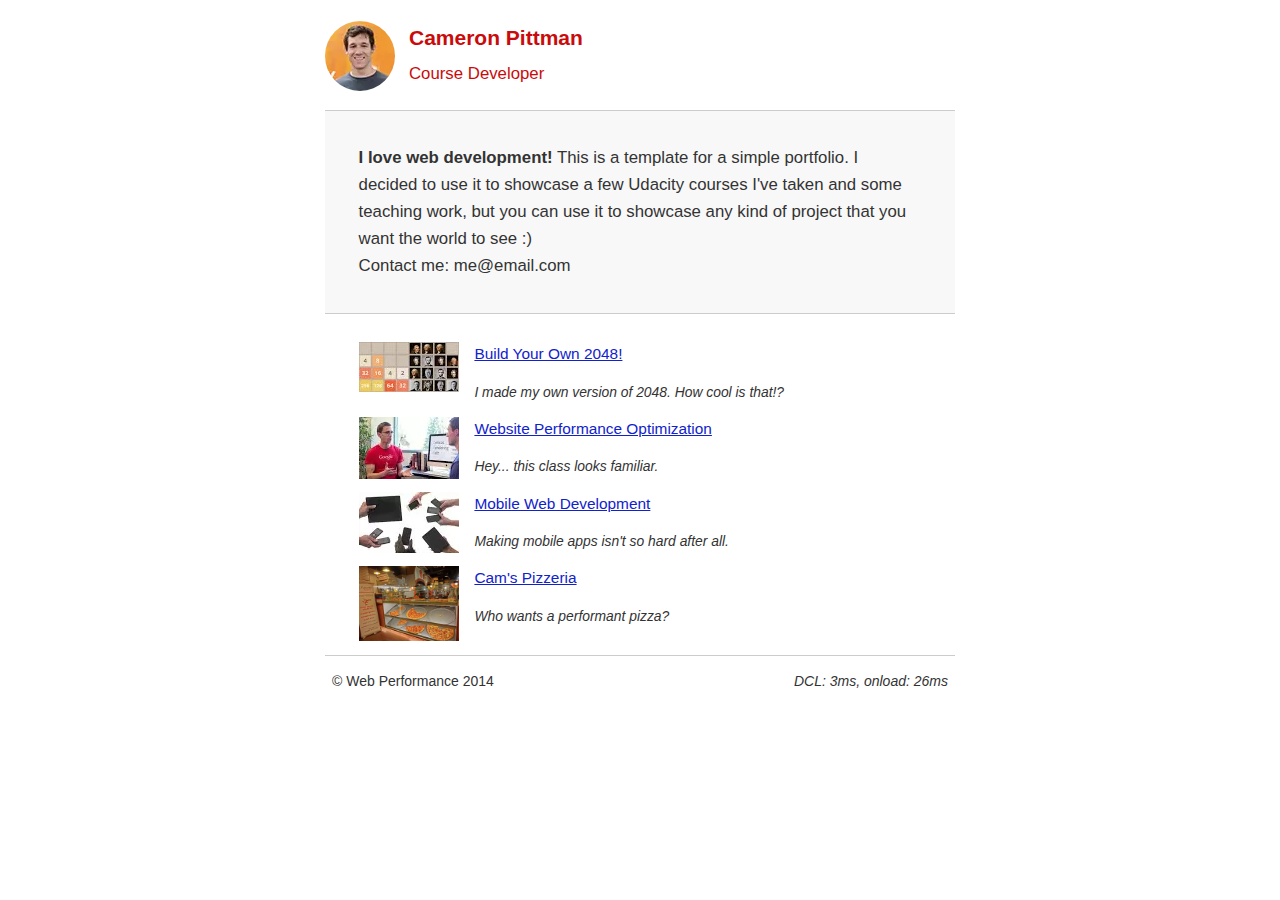
<file: index.html>
<!DOCTYPE html>
<html lang="en">

<head>
    <meta charset="utf-8">
    <meta name="viewport" content="width=device-width, initial-scale=1">
    <meta name="description" content=" FILL ME IN ">
    <meta name="author" content=" FILL ME IN ">
    <title>Cameron Pittman: Portfolio</title>
    <!-- Hmm, what is the impact of web fonts on speed? Measure it... -->
    <style>
     html{font-size: 100%;overflow-y: scroll;-webkit-tap-highlight-color: rgba(0,0,0,0);-ms-text-size-adjust: 100%;-webkit-text-size-adjust: none}body{margin: 0;font-size: 14px;line-height: 1.61;font-weight: 400}body, button, input, select, textarea{font-family: 'Open Sans', sans-serif;color: #333}a{color: #12C}a:visited{color: #61C}a:focus{outline: thin dotted}a:hover, a:active{color: #c00;outline: 0}b, strong{font-weight: bold}pre, code{font-family: monospace, monospace;font-size: 1em}ul, ol{margin: 1em 0;padding: 0 0 0 20px}img{border: 0;max-width: 100%}body{background: #fff}header, footer, .container{max-width: 45em;margin: 0 auto}header{padding: 0 0.5em;color: #C90B0B}header img{border-radius: 40px;float: left}header p{font-size:1.5em;font-weight: bold;padding-left: 4em}header p span{font-size: 0.8em;font-weight: normal}.hero{padding: 2em;background-color: #f8f8f8;font-size:1.2em;border-bottom: 1px solid #ccc;border-top: 1px solid #ccc}.content{padding: 1em 1em}.content li{list-style-type: none;font-size: 1.1em}li img{float:left;padding-right: 1em}li p{font-size: 0.9em;font-style: italic}footer{padding: 0 0.5em;border-top: 1px solid #ccc}footer span{float: right;font-style: italic}@media only screen and (max-width: 480px){body{font-size: 12px}header p{padding-left: 4.5em}}
    </style>
    <link href="css/print.css" rel="stylesheet" media="print">

    <body>
        <header>
            <a href="/"><img src="img/profilepic.webp"></a>
            <p>Cameron Pittman<br><span>Course Developer</span></p>
        </header>

        <div class="container">
            <div class="hero">
                <strong>I love web development!</strong> This is a template for a simple portfolio. I decided to use it to showcase a few Udacity courses I've taken and some teaching work, but you can use it to showcase any kind of project that you want the world to see :)
                <br> Contact me: me@email.com
            </div>

            <div class="content">
                <ul>
                    <li>
                      <img src="img/Build_Your_Own2048.webp">
                        <a href="project-2048.html">Build Your Own 2048!</a>
                        <p>I made my own version of 2048. How cool is that!?</p>
                    </li>

                    <li>
                      <img src="img/Website_Performance_Optimization.webp">
                        <a href="project-webperf.html">Website Performance Optimization</a>
                        <p>Hey... this class looks familiar.</p>
                    </li>

                    <li>
                      <img src="img/Mobile_Web_Development.webp">
                        <a href="project-mobile.html">Mobile Web Development</a>
                        <p>Making mobile apps isn't so hard after all.</p>
                    </li>

                    <li>
                        <img style="width: 100px;" src="views/images/pizzeria.webp">
                        <a href="views/pizza.html">Cam's Pizzeria</a>
                        <p>Who wants a performant pizza?</p>
                    </li>
                </ul>
            </div>
            <footer>
            <p>&copy; Web Performance 2014 <span id="crp-stats"></span></p>
            </footer>
        </div>
        <script async>
            (function(w, g) {
                w['GoogleAnalyticsObject'] = g;
                w[g] = w[g] || function() {
                    (w[g].q = w[g].q || []).push(arguments)
                };
                w[g].l = 1 * new Date();
            })(window, 'ga');
            // Optional TODO: replace with your Google Analytics profile ID.
            ga('create', 'UA-XXXX-Y');
            ga('send', 'pageview');
        </script>
        <script async src="https://www.google-analytics.com/analytics.js"></script>
        <script async src="js/perfmatters.js"></script>
   </head>
</body>
</html>
</file>
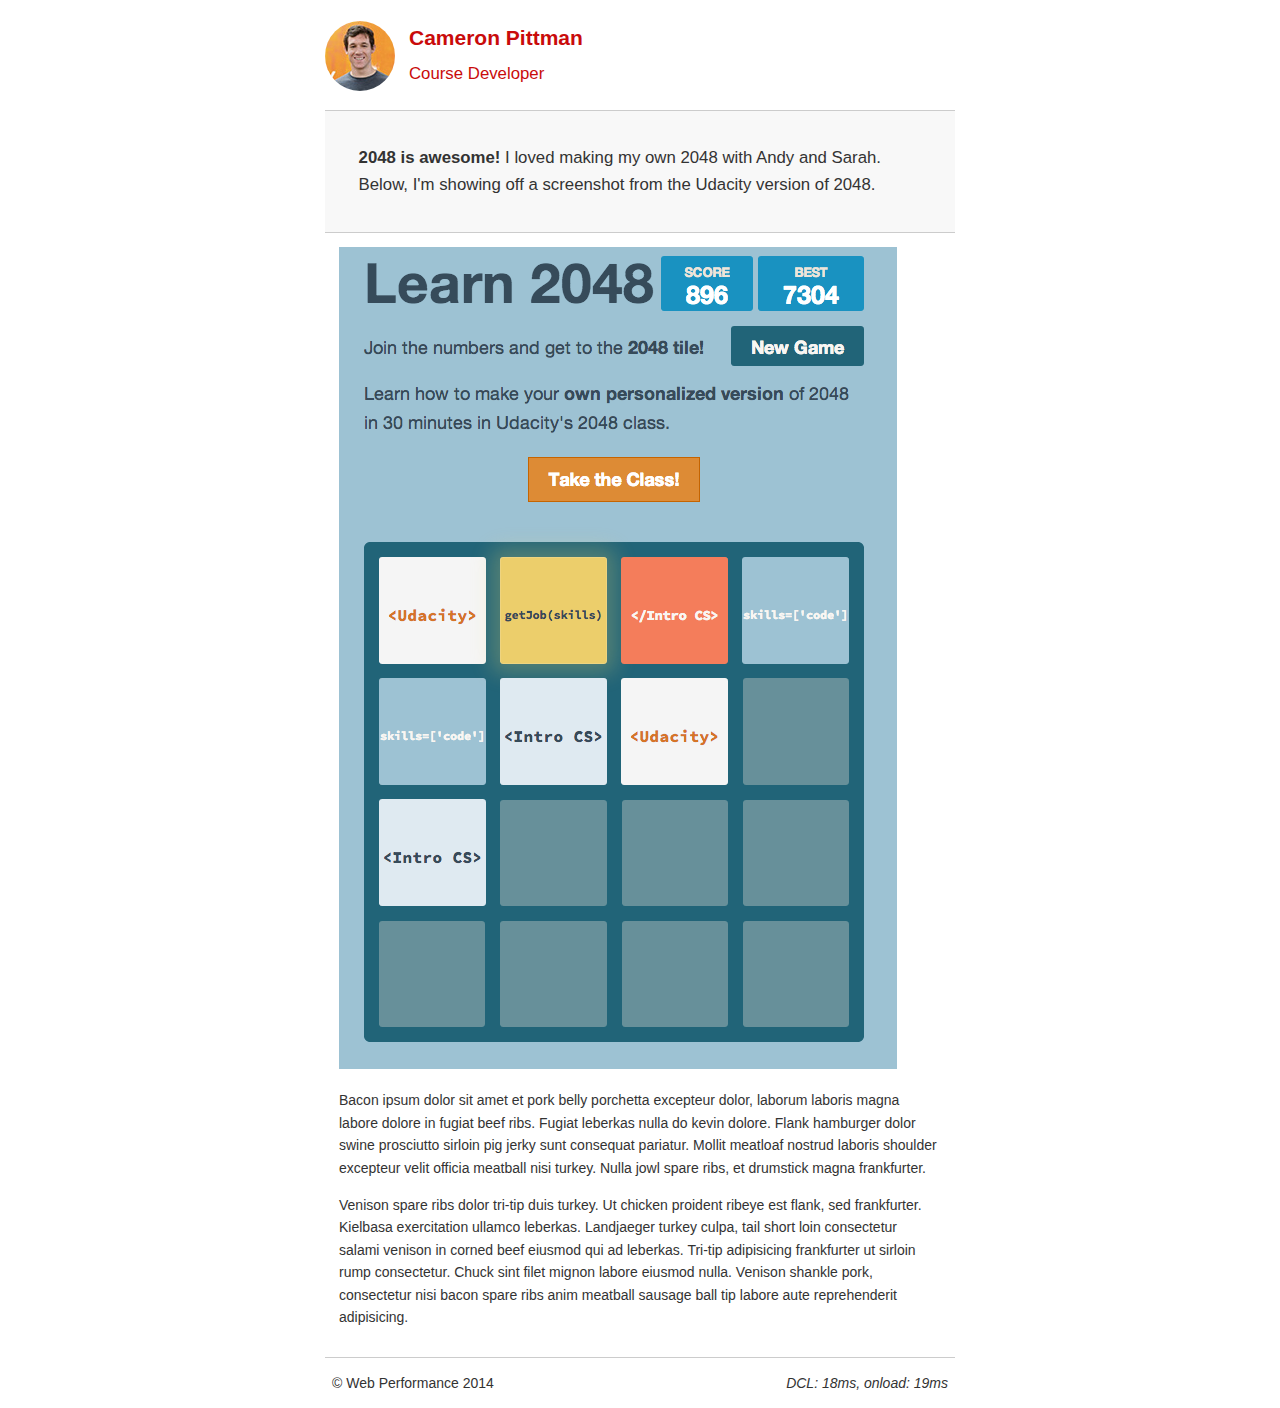
<file: project-2048.html>
<!DOCTYPE html>
<html lang="en">
  <head>
    <meta charset="utf-8">
    <meta name="viewport" content="width=device-width, initial-scale=1">
    <meta name="description" content=" FILL ME IN ">
    <meta name="author" content=" FILL ME IN ">
    <title>Cameron Pittman: Portfolio</title>

    <!-- Hmm, what is the impact of web fonts on speed? Measure it... -->
    <!-- <link href="//fonts.googleapis.com/css?family=Open+Sans:400,700" rel="stylesheet"> -->

    <link href="css/style.css" rel="stylesheet">
    <link href="css/print.css" rel="stylesheet">

    <script>
      (function(w,g){w['GoogleAnalyticsObject']=g;
      w[g]=w[g]||function(){(w[g].q=w[g].q||[]).push(arguments)};w[g].l=1*new Date();})(window,'ga');

      // Optional TODO: replace with your Google Analytics profile ID.
      ga('create', 'UA-XXXX-Y');
      ga('send', 'pageview');
    </script>
    <script src="//www.google-analytics.com/analytics.js"></script>
    <script src="js/perfmatters.js"></script>
  </head>

  <body>
    <header>
      <a href="/"><img src="img/profilepic.jpg"></a>
      <p>Cameron Pittman<br><span>Course Developer</span></p>
    </header>

    <div class="container">
      <div class="hero">
        <strong>2048 is awesome!</strong> I loved making my own 2048 with Andy and Sarah. Below, I'm showing off a screenshot from the Udacity version of 2048.
      </div>

      <div class="content">

        <img class="img-responsive" src="img/2048.png">

        <p>Bacon ipsum dolor sit amet et pork belly porchetta excepteur dolor, laborum laboris magna labore dolore in fugiat beef ribs. Fugiat leberkas nulla do kevin dolore. Flank hamburger dolor swine prosciutto sirloin pig jerky sunt consequat pariatur. Mollit meatloaf nostrud laboris shoulder excepteur velit officia meatball nisi turkey. Nulla jowl spare ribs, et drumstick magna frankfurter.</p>

        <p>Venison spare ribs dolor tri-tip duis turkey. Ut chicken proident ribeye est flank, sed frankfurter. Kielbasa exercitation ullamco leberkas. Landjaeger turkey culpa, tail short loin consectetur salami venison in corned beef eiusmod qui ad leberkas. Tri-tip adipisicing frankfurter ut sirloin rump consectetur. Chuck sint filet mignon labore eiusmod nulla. Venison shankle pork, consectetur nisi bacon spare ribs anim meatball sausage ball tip labore aute reprehenderit adipisicing.</p>

    </div>

    <footer>
      <p>&copy; Web Performance 2014 <span id="crp-stats"></span></p>
    </footer>
  </body>
</html>
</file>
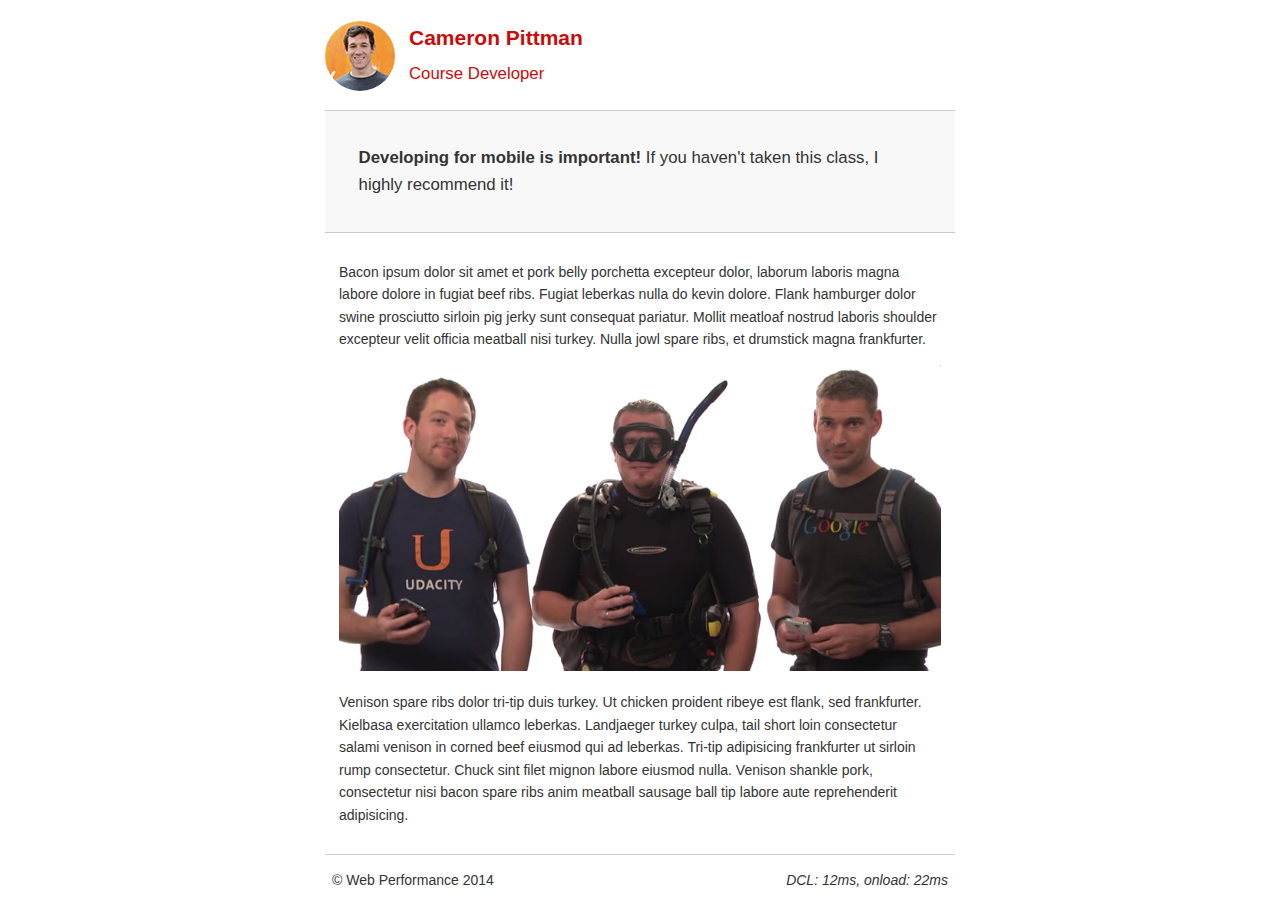
<file: project-mobile.html>
<!DOCTYPE html>
<html lang="en">
  <head>
    <meta charset="utf-8">
    <meta name="viewport" content="width=device-width, initial-scale=1">
    <meta name="description" content=" FILL ME IN ">
    <meta name="author" content=" FILL ME IN ">
    <title>Cameron Pitman: Portfolio</title>

    <!-- Hmm, what is the impact of web fonts on speed? Measure it... -->
    <!-- <link href="//fonts.googleapis.com/css?family=Open+Sans:400,700" rel="stylesheet"> -->

    <link href="css/style.css" rel="stylesheet">
    <link href="css/print.css" rel="stylesheet">

    <script>
      (function(w,g){w['GoogleAnalyticsObject']=g;
      w[g]=w[g]||function(){(w[g].q=w[g].q||[]).push(arguments)};w[g].l=1*new Date();})(window,'ga');

      // Optional TODO: replace with your Google Analytics profile ID.
      ga('create', 'UA-XXXX-Y');
      ga('send', 'pageview');
    </script>
    <script src="http://www.google-analytics.com/analytics.js"></script>
    <script async src="js/perfmatters.js"></script>
  </head>

  <body>
    <header>
      <a href="/"><img src="img/profilepic.jpg"></a>
      <p>Cameron Pittman<br><span>Course Developer</span></p>
    </header>

    <div class="container">
      <div class="hero">
        <strong>Developing for mobile is important!</strong> If you haven't taken this class, I highly recommend it!
      </div>

      <div class="content">

        <p>Bacon ipsum dolor sit amet et pork belly porchetta excepteur dolor, laborum laboris magna labore dolore in fugiat beef ribs. Fugiat leberkas nulla do kevin dolore. Flank hamburger dolor swine prosciutto sirloin pig jerky sunt consequat pariatur. Mollit meatloaf nostrud laboris shoulder excepteur velit officia meatball nisi turkey. Nulla jowl spare ribs, et drumstick magna frankfurter.</p>

        <img src="img/mobilewebdev.jpg">

        <p>Venison spare ribs dolor tri-tip duis turkey. Ut chicken proident ribeye est flank, sed frankfurter. Kielbasa exercitation ullamco leberkas. Landjaeger turkey culpa, tail short loin consectetur salami venison in corned beef eiusmod qui ad leberkas. Tri-tip adipisicing frankfurter ut sirloin rump consectetur. Chuck sint filet mignon labore eiusmod nulla. Venison shankle pork, consectetur nisi bacon spare ribs anim meatball sausage ball tip labore aute reprehenderit adipisicing.</p>

    </div>

    <footer>
      <p>&copy; Web Performance 2014 <span id="crp-stats"></span></p>
    </footer>
  </body>
</html>
</file>
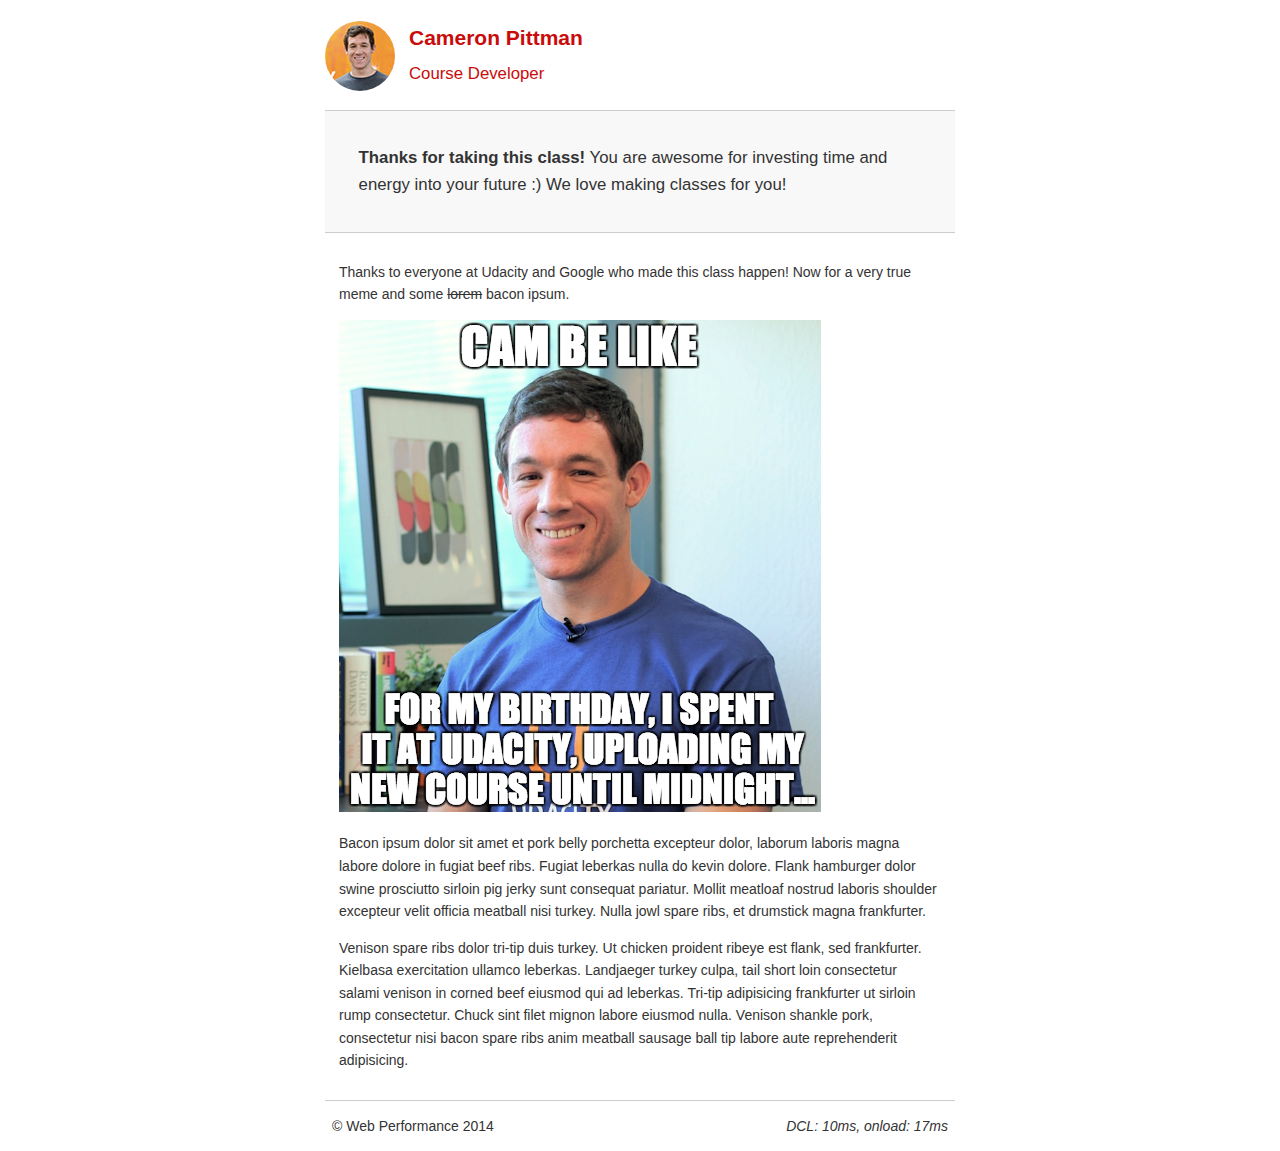
<file: project-webperf.html>
<!DOCTYPE html>
<html lang="en">
  <head>
    <meta charset="utf-8">
    <meta name="viewport" content="width=device-width, initial-scale=1">
    <meta name="description" content=" FILL ME IN ">
    <meta name="author" content=" FILL ME IN ">
    <title>Cameron Pittman: Portfolio</title>

    <!-- Hmm, what is the impact of web fonts on speed? Measure it... -->
    <!-- <link href="//fonts.googleapis.com/css?family=Open+Sans:400,700" rel="stylesheet"> -->

    <link href="css/style.css" rel="stylesheet">
    <link href="css/print.css" rel="stylesheet">

    <script>
      (function(w,g){w['GoogleAnalyticsObject']=g;
      w[g]=w[g]||function(){(w[g].q=w[g].q||[]).push(arguments)};w[g].l=1*new Date();})(window,'ga');

      // Optional TODO: replace with your Google Analytics profile ID.
      ga('create', 'UA-XXXX-Y');
      ga('send', 'pageview');
    </script>
    <script src="http://www.google-analytics.com/analytics.js"></script>
    <script async src="js/perfmatters.js"></script>
  </head>

  <body>
    <header>
      <a href="/"><img src="img/profilepic.jpg"></a>
      <p>Cameron Pittman<br><span>Course Developer</span></p>
    </header>

    <div class="container">
      <div class="hero">
        <strong>Thanks for taking this class!</strong> You are awesome for investing time and energy into your future :) We love making classes for you!
      </div>

      <div class="content">

        <p>Thanks to everyone at Udacity and Google who made this class happen! Now for a very true meme and some <strike>lorem</strike> bacon ipsum.</p>

        <img src="img/cam_be_like.jpg">

        <p>Bacon ipsum dolor sit amet et pork belly porchetta excepteur dolor, laborum laboris magna labore dolore in fugiat beef ribs. Fugiat leberkas nulla do kevin dolore. Flank hamburger dolor swine prosciutto sirloin pig jerky sunt consequat pariatur. Mollit meatloaf nostrud laboris shoulder excepteur velit officia meatball nisi turkey. Nulla jowl spare ribs, et drumstick magna frankfurter.</p>

        <p>Venison spare ribs dolor tri-tip duis turkey. Ut chicken proident ribeye est flank, sed frankfurter. Kielbasa exercitation ullamco leberkas. Landjaeger turkey culpa, tail short loin consectetur salami venison in corned beef eiusmod qui ad leberkas. Tri-tip adipisicing frankfurter ut sirloin rump consectetur. Chuck sint filet mignon labore eiusmod nulla. Venison shankle pork, consectetur nisi bacon spare ribs anim meatball sausage ball tip labore aute reprehenderit adipisicing.</p>

    </div>

    <footer>
      <p>&copy; Web Performance 2014 <span id="crp-stats"></span></p>
    </footer>
  </body>
</html>
</file>
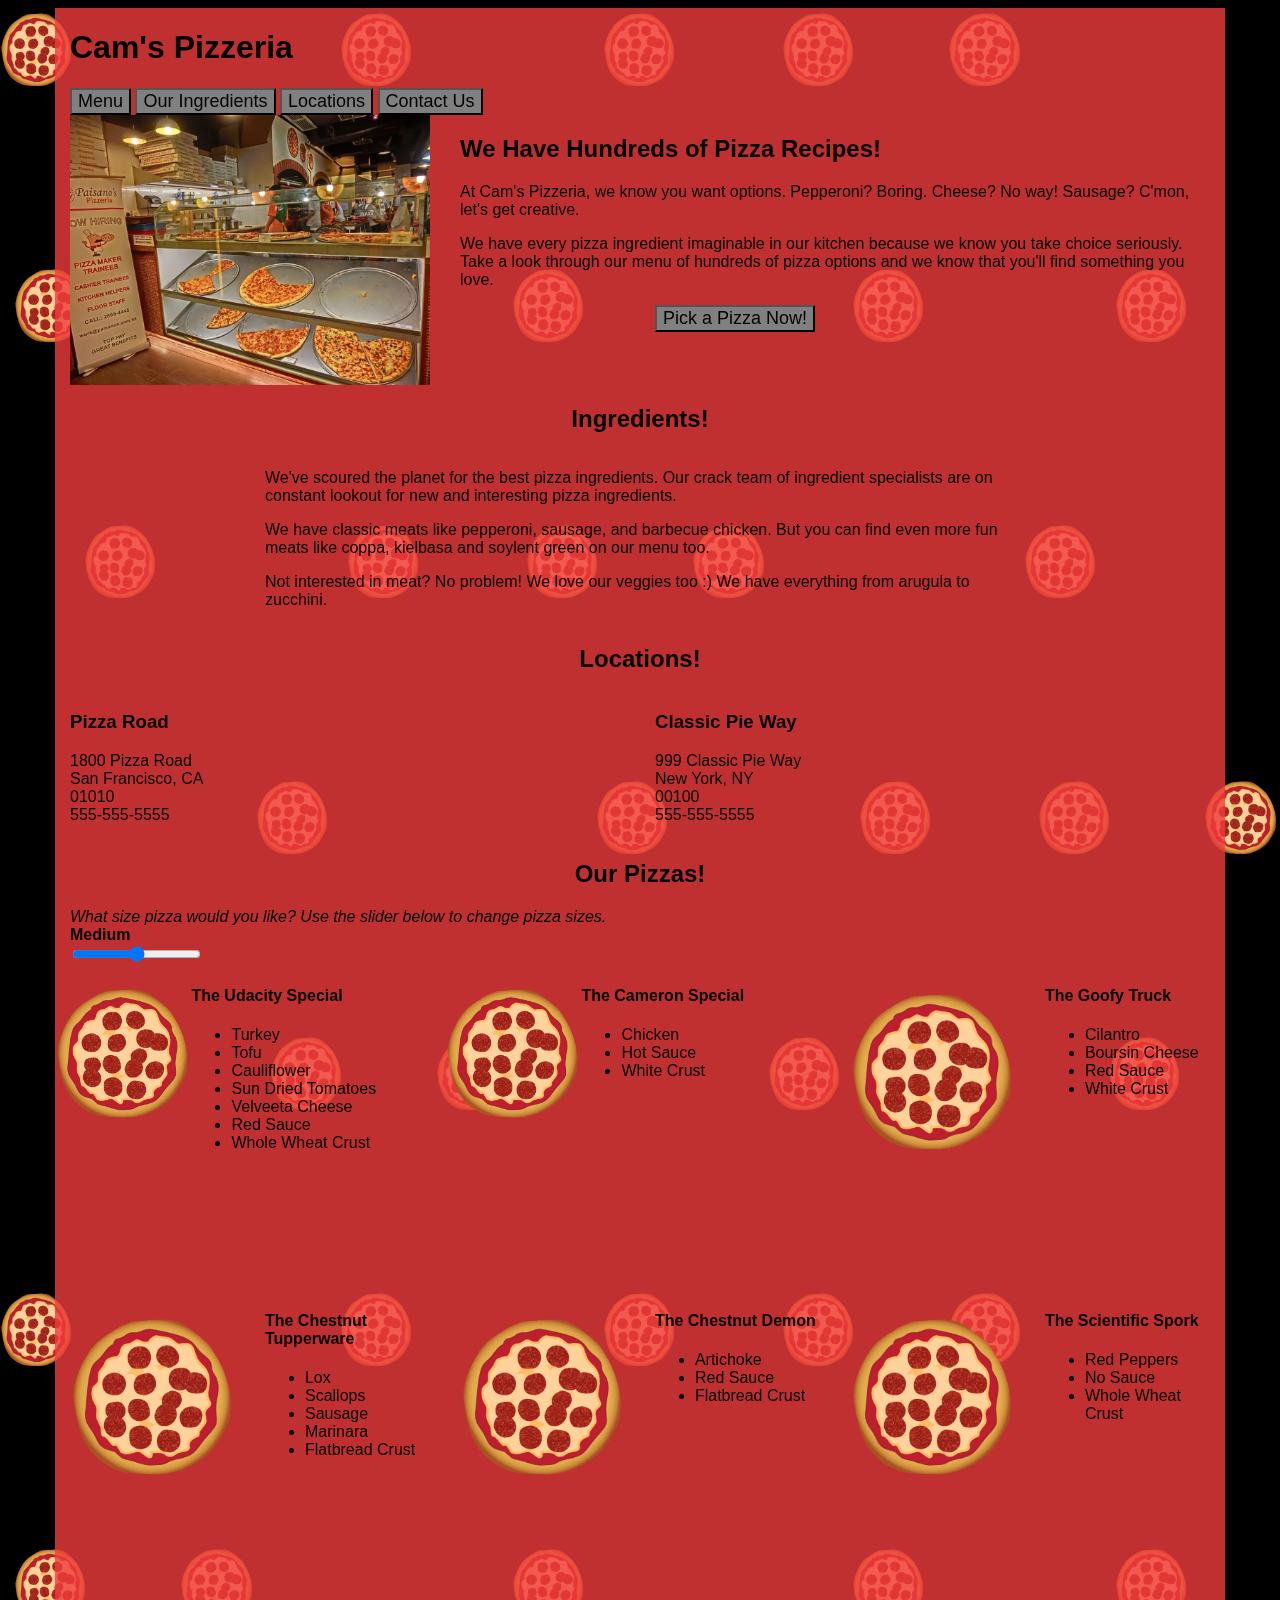
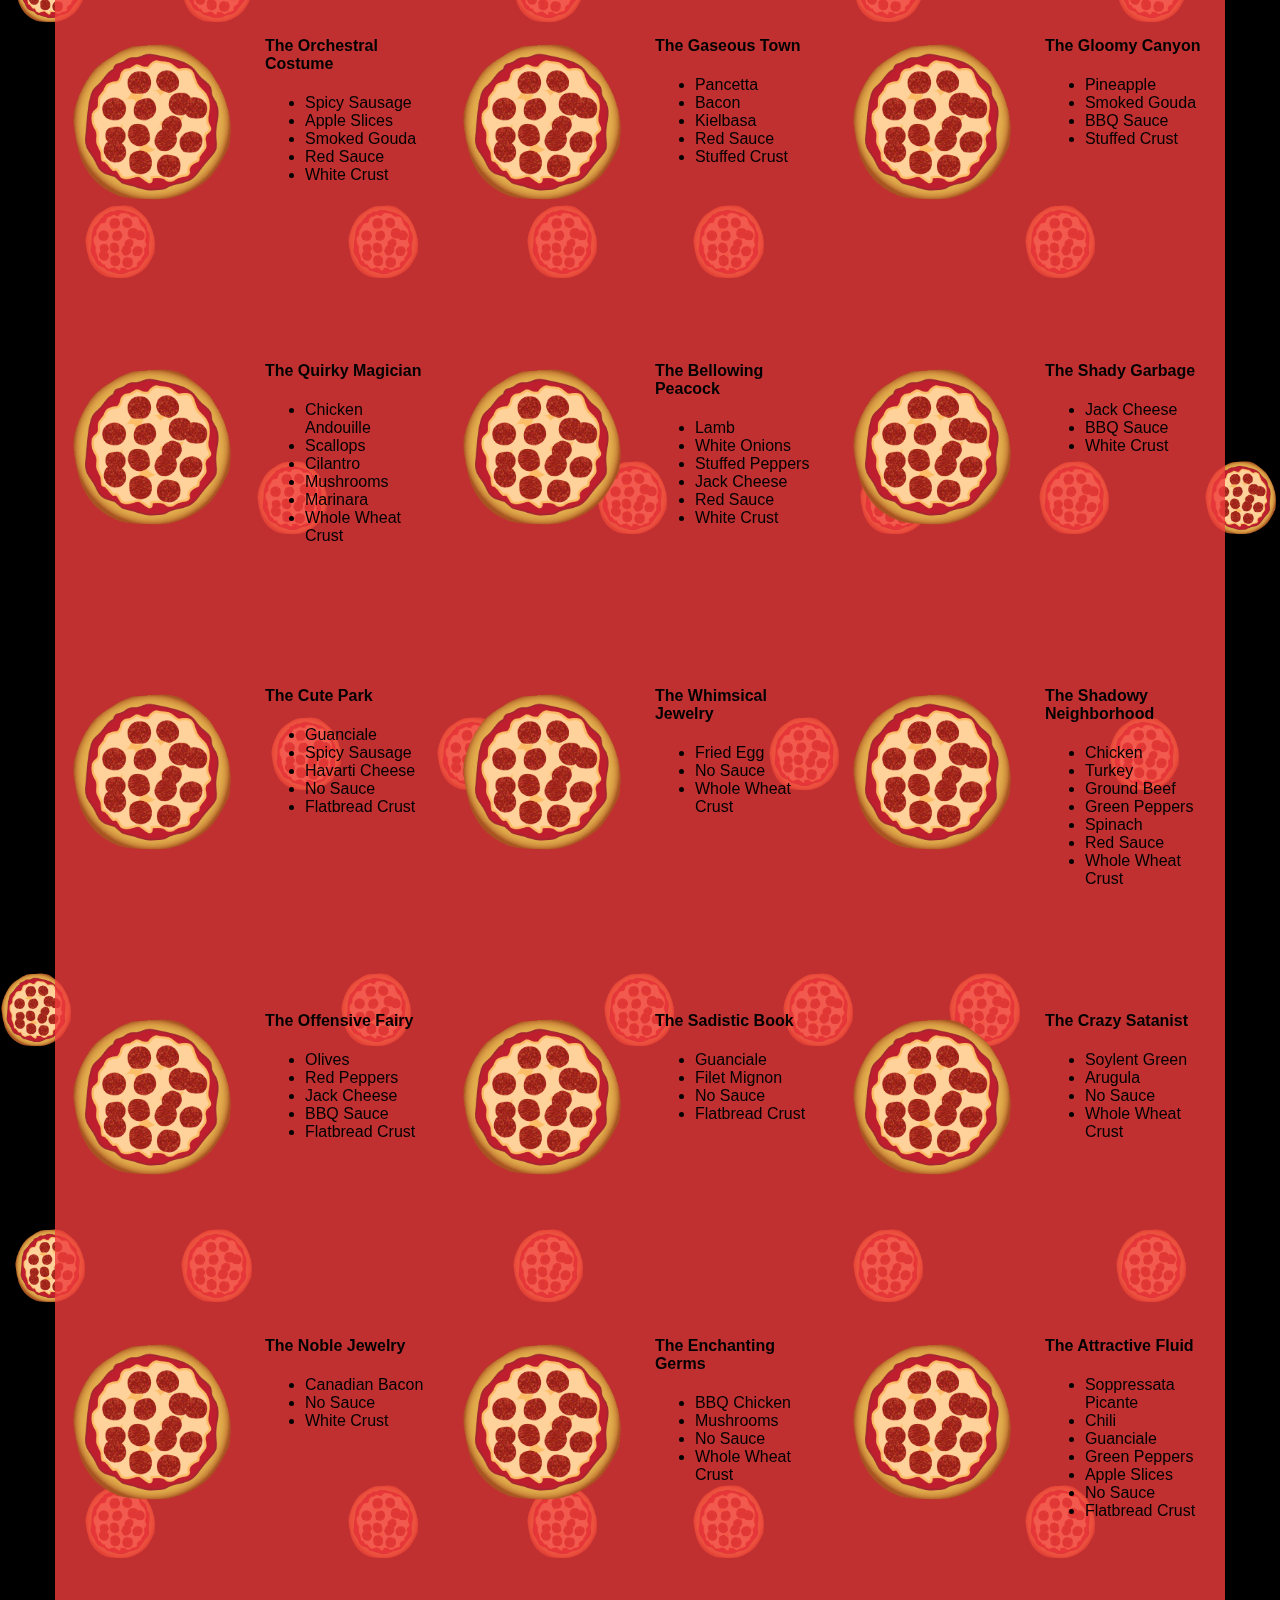
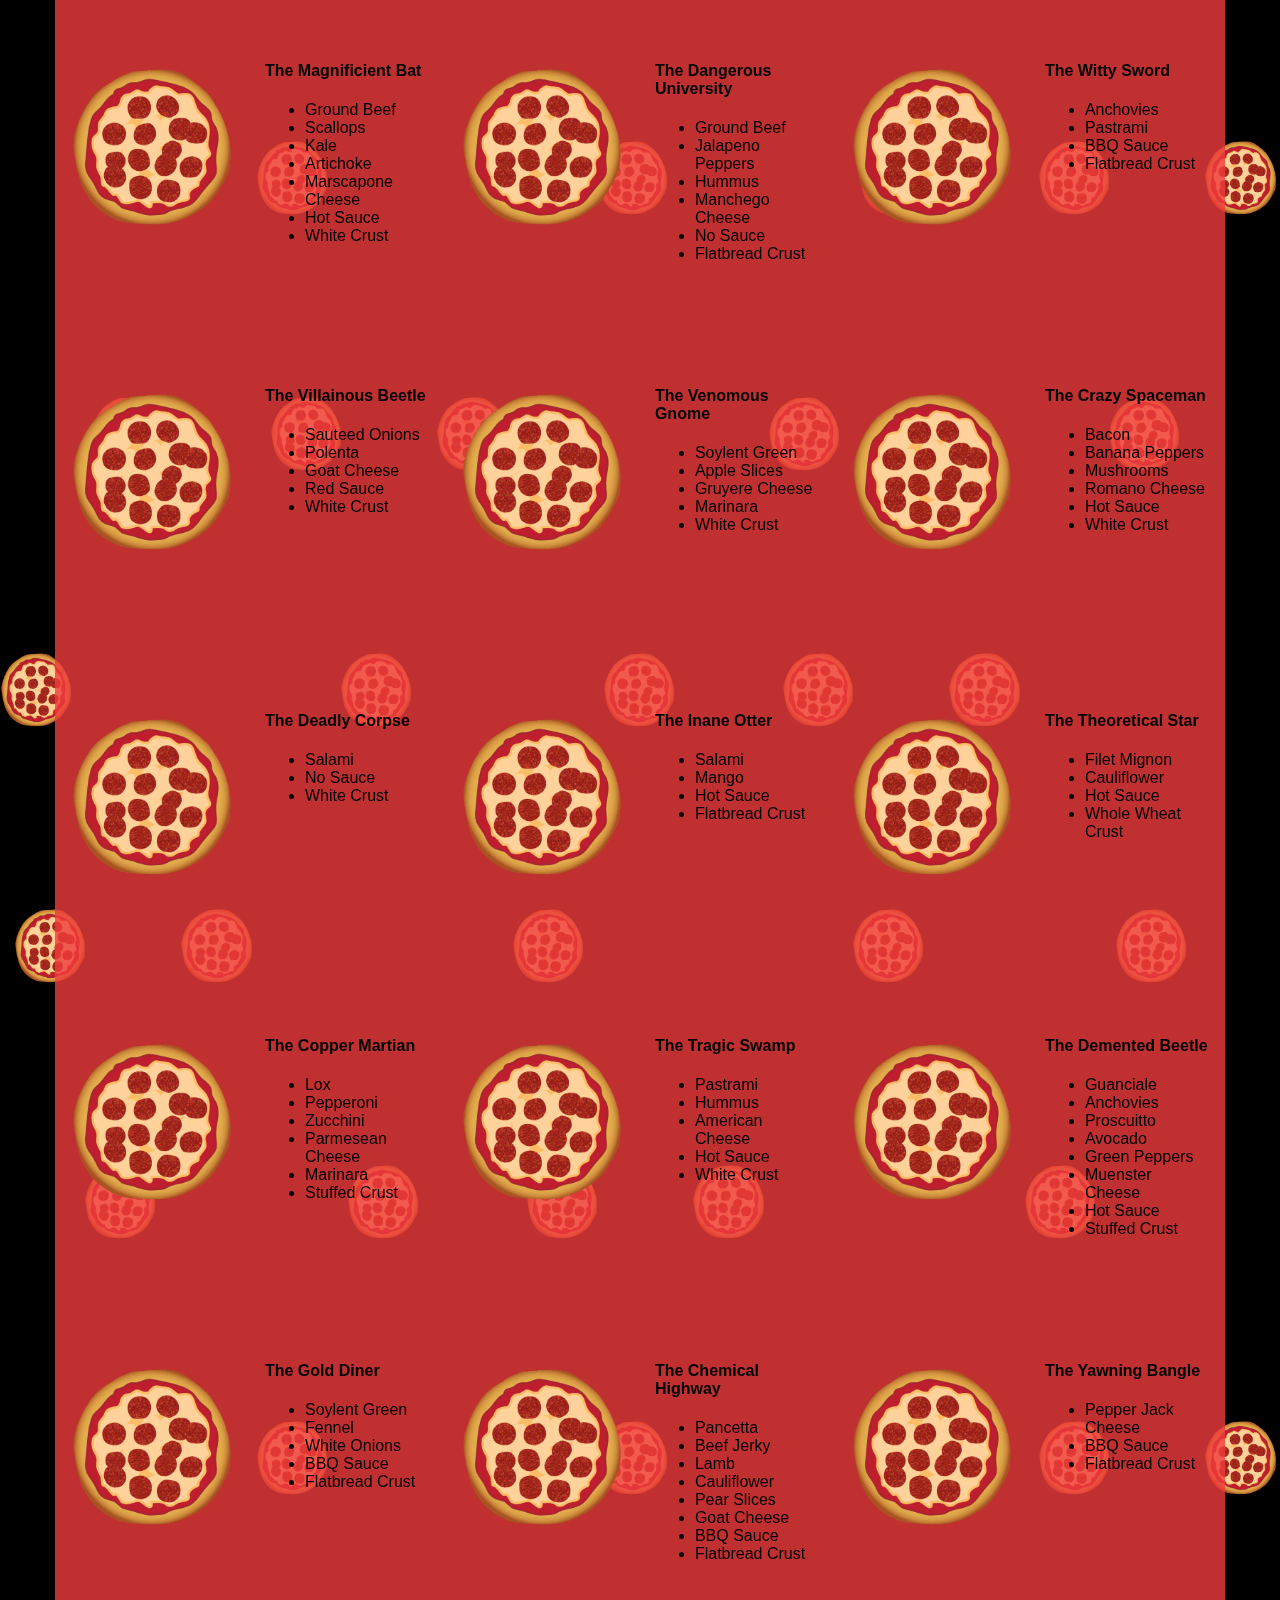
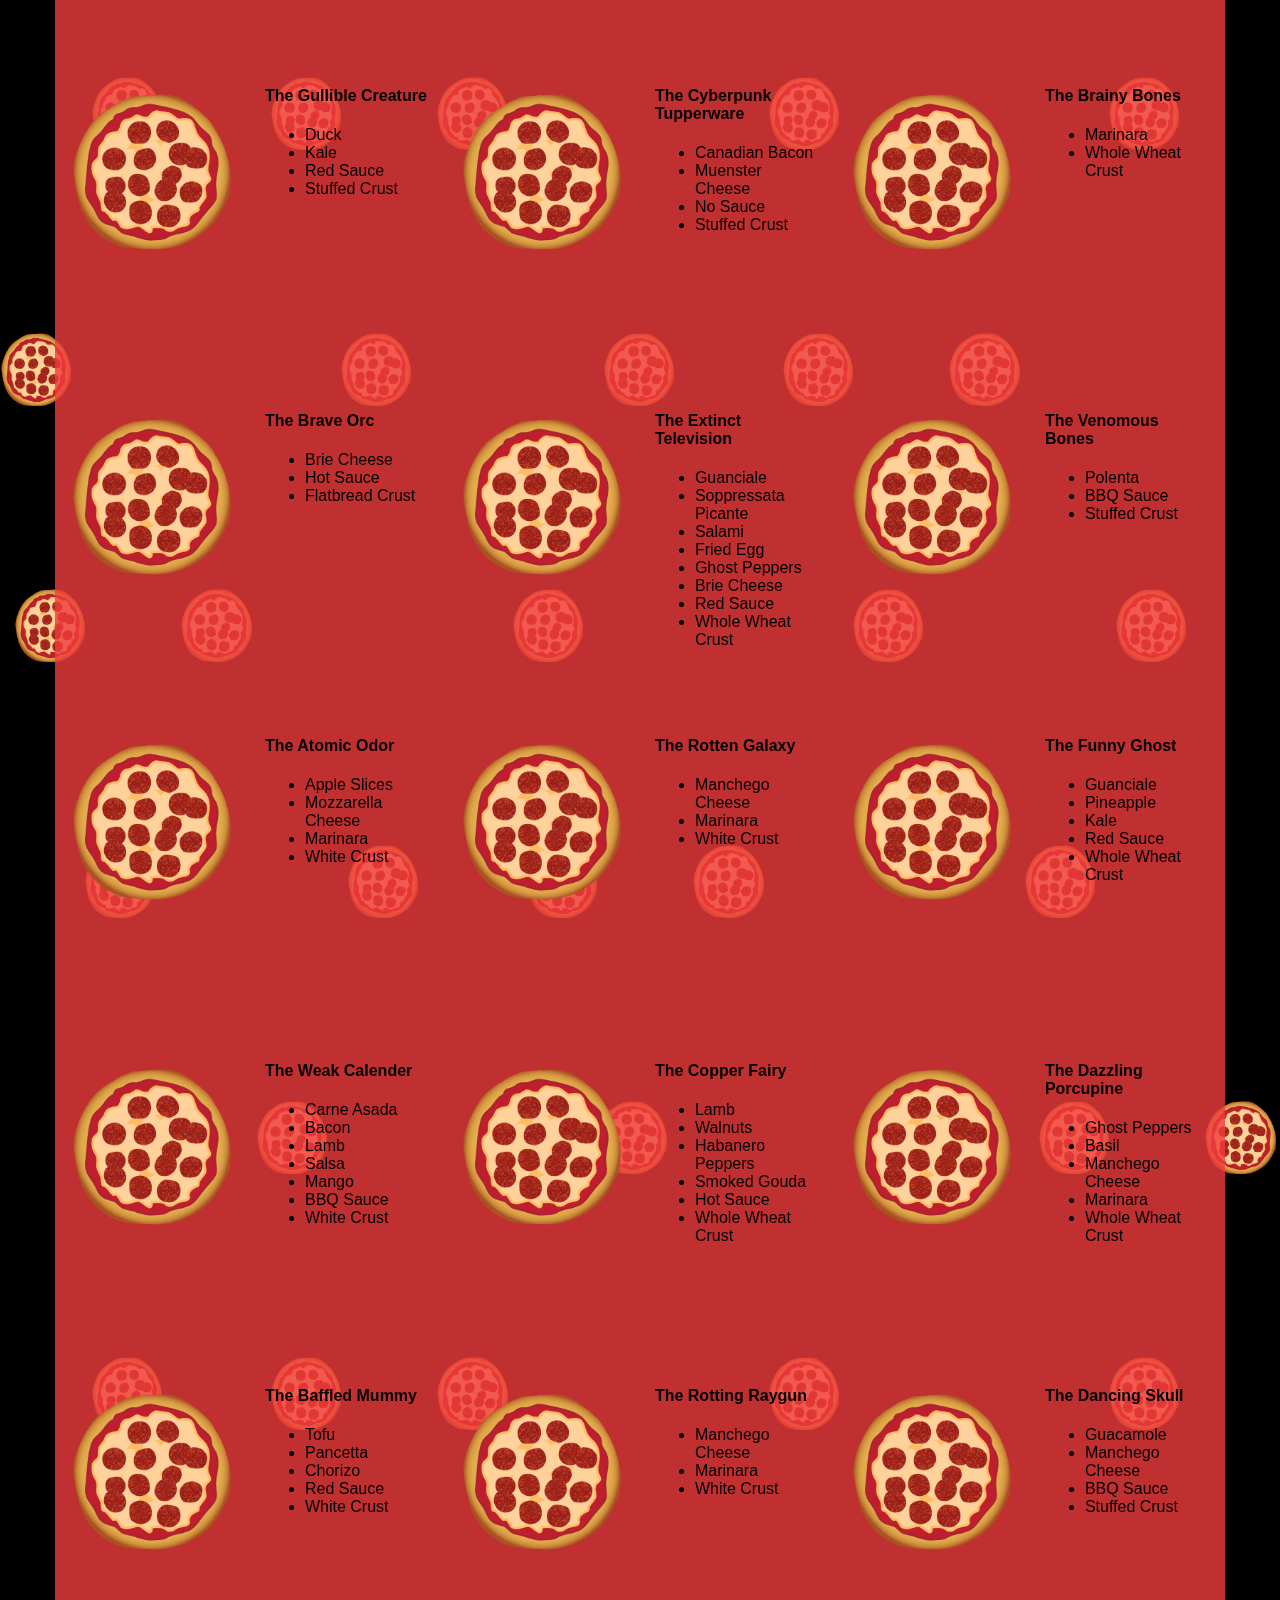
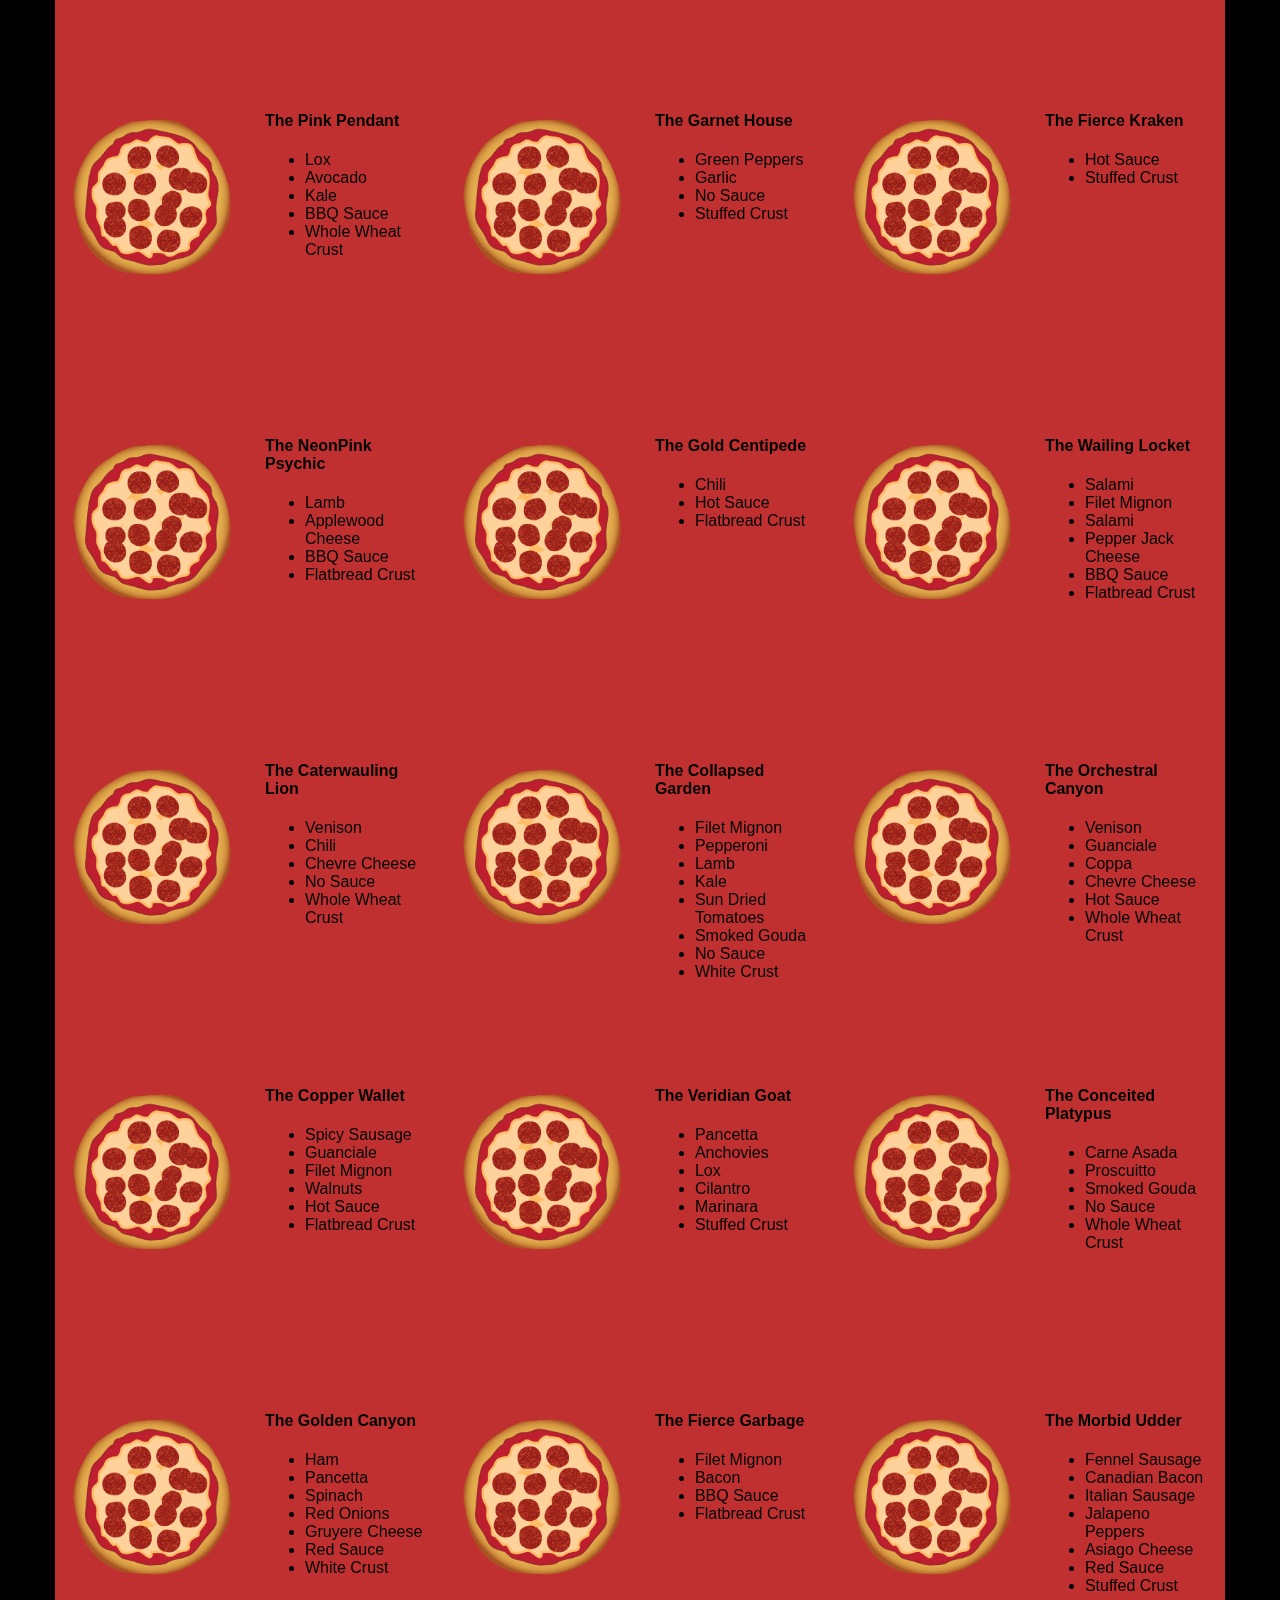
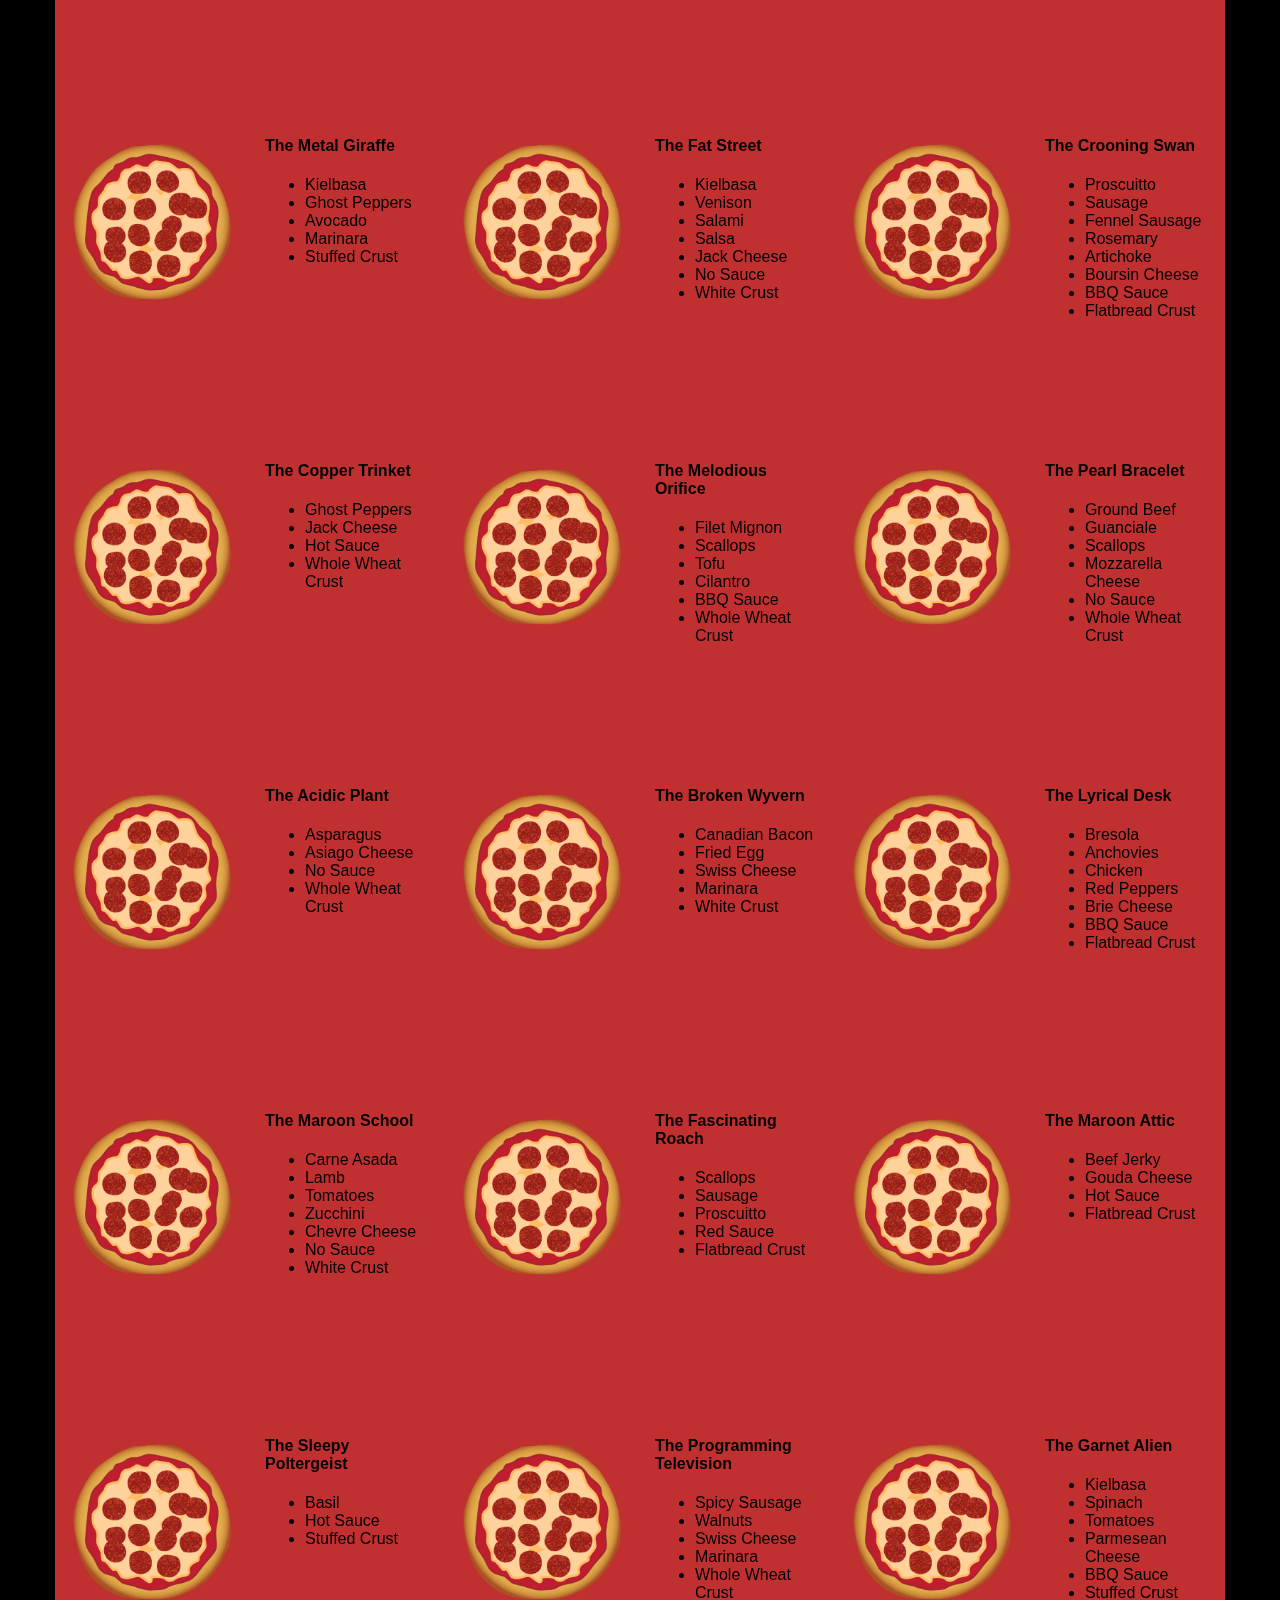
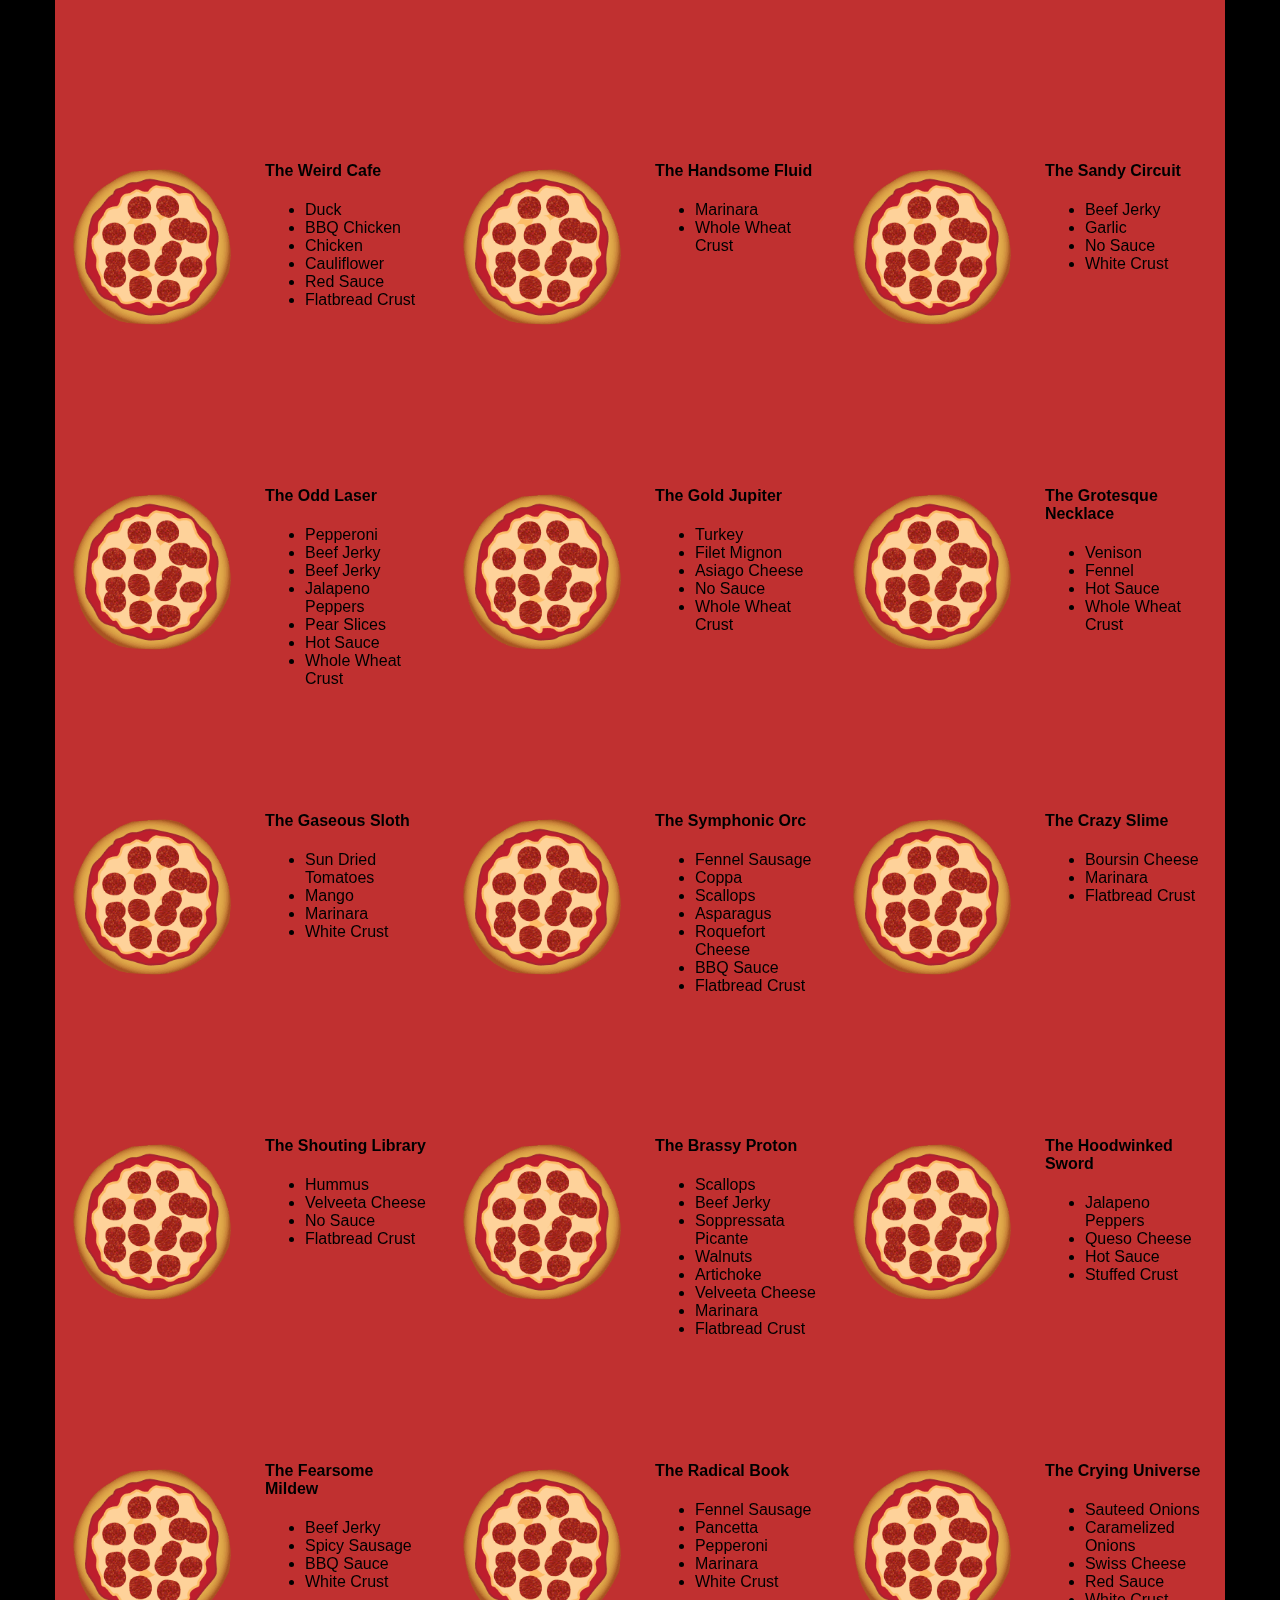
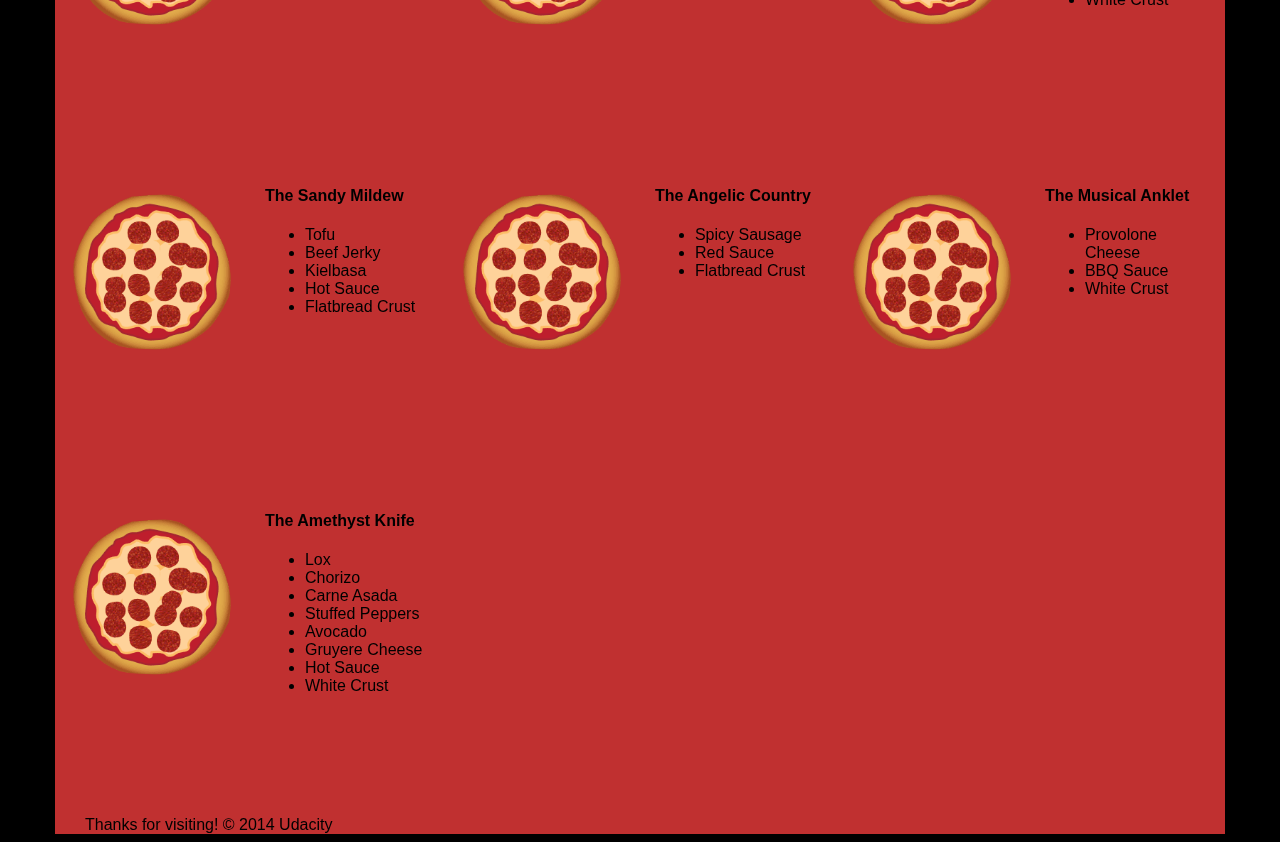
<file: views/pizza.html>
<!DOCTYPE HTML>
<html>
<head>
  <link rel="stylesheet" href="css/style.css">
  <link rel="stylesheet" href="css/bootstrap-grid.css">
</head>

<body>
  <div class="container">
    <div id="header" class="row">
      <div class="col-md-6">
        <div class="row">
          <div class="col-md-12">
            <h1>Cam's Pizzeria</h1>
            <div class="row">
              <div id="menu" class="col-md-12">
                <form action="#randomPizzas">
                  <input type="submit" value="Menu">
                </form>
                <form action="#ingredients">
                  <input type="submit" value="Our Ingredients">
                </form>
                <form action="#locations">
                  <input type="submit" value="Locations">
                </form>
                <form action="#" onsubmit="alert('Thanks for clicking! This button doesn\'t do anything because this is a fake pizzeria :\)')">
                  <input type="submit" value="Contact Us">
                </form>
              </div>
            </div>
          </div>
        </div>
      </div>
      <div id="movingPizzas1" class="col-md-6">
      </div>
    </div>
    <div id="callToAction" class="row">
      <div class="col-md-4">
        <img src="images/pizzeria.webp" class="img-responsive"> <!-- Image credit to: http://commons.wikimedia.org/wiki/File:HK_TST_night_%E5%98%89%E8%98%AD%E9%81%93_Granville_Road_restaurant_Paisano's_Pizzeria_pizza_Dec-2013.JPG -->
      </div>
      <div class="col-md-8">
        <div class="row">
          <div class="col-md-12">
            <h2>We Have Hundreds of Pizza Recipes!</h2>
            <p>At Cam's Pizzeria, we know you want options. Pepperoni? Boring. Cheese? No way! Sausage? C'mon, let's get creative.</p>

            <p>We have every pizza ingredient imaginable in our kitchen because we know you take choice seriously. Take a look through our menu of hundreds of pizza options and we know that you'll find something you love.</p>
          </div>
        </div>
        <div class="row">
          <div class="col-md-6 col-md-push-3">
            <form action="#randomPizzas">
              <input type="submit" value="Pick a Pizza Now!">
            </form>
          </div>
        </div>
      </div>
    </div>
    <div id="ingredients" class="row">
      <div class="col-md-8 col-md-push-2">
        <div class="row">
          <div class="col-md-12 centered">
            <h2>Ingredients!</h2>
          </div>
        </div>
        <div class="row">
          <div class="col-md-12">
            <p>We've scoured the planet for the best pizza ingredients. Our crack team of ingredient specialists are on constant lookout for new and interesting pizza ingredients.</p>

            <p>We have classic meats like pepperoni, sausage, and barbecue chicken. But you can find even more fun meats like coppa, kielbasa and soylent green on our menu too.</p>

            <p>Not interested in meat? No problem! We love our veggies too :) We have everything from arugula to zucchini.</p>
          </div>
        </div>
      </div>
    </div>
    <div id="locations" class="row">
      <div class="col-md-12">
        <h2 style="text-align: center">Locations!</h2>
        <div class="row">
          <div class="col-md-6">
            <h3>Pizza Road</h3>
            <p>1800 Pizza Road<br>San Francisco, CA<br>01010<br>555-555-5555</p>
          </div>
          <div class="col-md-6">
            <h3>Classic Pie Way</h3>
            <p>999 Classic Pie Way<br>New York, NY<br>00100<br>555-555-5555</p>
          </div>
        </div>
      </div>
    </div>
    <div id="pizzaGenerator" class="row">
      <div class="col-md-12">
        <h2 style="text-align: center">Our Pizzas!</h2>
        <div class="row">
          <div class="col-md-12">
            <em>What size pizza would you like? Use the slider below to change pizza sizes.</em>
          </div>
          <div id="pizzaSize" class="col-md-6">Medium</div>
          <div class="col-md-12">
            <input id="sizeSlider" type="range" min="1" max="3" value="2" step="1" onchange="resizePizzas(this.value)"></input>
          </div>
        </div>
        <div id="randomPizzas" class="row">
          <div id="pizza0" class="randomPizzaContainer" style="width:33.33%; height: 325px;">
            <div style="width:35%">
              <img src="images/pizza.png" class="img-responsive">
            </div>
            <div style="width:65%">
              <h4>The Udacity Special</h4>
              <ul>
                <li>Turkey</li>
                <li>Tofu</li>
                <li>Cauliflower</li>
                <li>Sun Dried Tomatoes</li>
                <li>Velveeta Cheese</li>
                <li>Red Sauce</li>
                <li>Whole Wheat Crust</li>
              </ul>
            </div>
          </div>
          <div id="pizza1" class="randomPizzaContainer" style="width:33.33%; height: 325px;">
            <div style="width:35%">
              <img src="images/pizza.png" class="img-responsive">
            </div>
            <div style="width:65%">
              <h4>The Cameron Special</h4>
              <ul>
                <li>Chicken</li>
                <li>Hot Sauce</li>
                <li>White Crust</li>
              </ul>
            </div>
          </div>
        </div>
      </div>
    </div>
    <div id="footer" class="col-md-12">Thanks for visiting! &copy; 2014 Udacity</div>
  </div>
  <script type="text/javascript" src="js/main.js"></script>
</body>

</html>
</html>
</file>
<file: css/print.css>
@media print {
  * { background: transparent !important; color: black !important; text-shadow: none !important; filter:none !important; -ms-filter: none !important; }
  a, a:visited { color: #444 !important; text-decoration: underline; }
  a[href]:after { content: " (" attr(href) ")"; }
  tr, img { page-break-inside: avoid; }
  img { max-width: 100% !important; }
  @page { margin: 0.5cm; }
  p, h2, h3 { orphans: 3; widows: 3; }
  h2, h3{ page-break-after: avoid; }
}
</file>
<file: css/style.css>
html {
  font-size: 100%;
  overflow-y: scroll;
  -webkit-tap-highlight-color: rgba(0,0,0,0);
  -ms-text-size-adjust: 100%;
  -webkit-text-size-adjust: none;
}
body { margin: 0; font-size: 14px; line-height: 1.61; font-weight: 400; }
body, button, input, select, textarea { font-family: 'Open Sans', sans-serif; color: #333; }

a { color: #12C; }
a:visited { color: #61C; }
a:focus { outline: thin dotted; }
a:hover, a:active { color: #c00; outline: 0; }

b, strong { font-weight: bold; }
pre, code { font-family: monospace, monospace; font-size: 1em; }
ul, ol { margin: 1em 0; padding: 0 0 0 20px; }
img { border: 0; max-width: 100%; }

body { background: #fff; }
header, footer, .container { max-width: 45em; margin: 0 auto; }

header { padding: 0 0.5em; color: #C90B0B; }
header img { border-radius: 40px; float: left; }
header p { font-size:1.5em; font-weight: bold; padding-left: 4em;}
header p span { font-size: 0.8em; font-weight: normal;}

.hero { padding: 2em; background-color: #f8f8f8; font-size:1.2em;
  border-bottom: 1px solid #ccc;
  border-top: 1px solid #ccc;
}

.content { padding: 1em 1em; }
.content li { list-style-type: none; font-size: 1.1em;}
li img { float:left; padding-right: 1em; }
li p { font-size: 0.9em; font-style: italic; }

footer {
  padding: 0 0.5em;
  border-top: 1px solid #ccc;
}
footer span { float: right; font-style: italic; }

/* Smartphones (portrait) */
@media only screen and (max-width: 480px) {
  body { font-size: 12px;}
  header p { padding-left: 4.5em;}
}
</file>
<file: views/css/style.css>
/** {
  outline: 1px solid red !important;
}*/
* {
  -webkit-box-sizing: border-box;
  -moz-box-sizing: border-box;
  -box-sizing: border-box;
}
body {
  font-family: "Trebuchet MS", Helvetica, sans-serif;
  background: black;
}
input {
  background: grey;
  font-size: 18px;
}
form {
  display: inline-block;
}
.centered {
  text-align: center;
}
#pizzaSize {
  font-weight: 800;
}
.mover {
  position: fixed;
  width: 256px;
  z-index: -1;
  backface-visibility: hidden;
}
.randomPizzaContainer {
  float: left;
  display: flex;
}
.randomPizzaContainer:after {
  content: "";
  display: table;
  clear:both;
}
 .container {
  background-color: rgba(240, 60, 60, 0.8);
}
</file>
